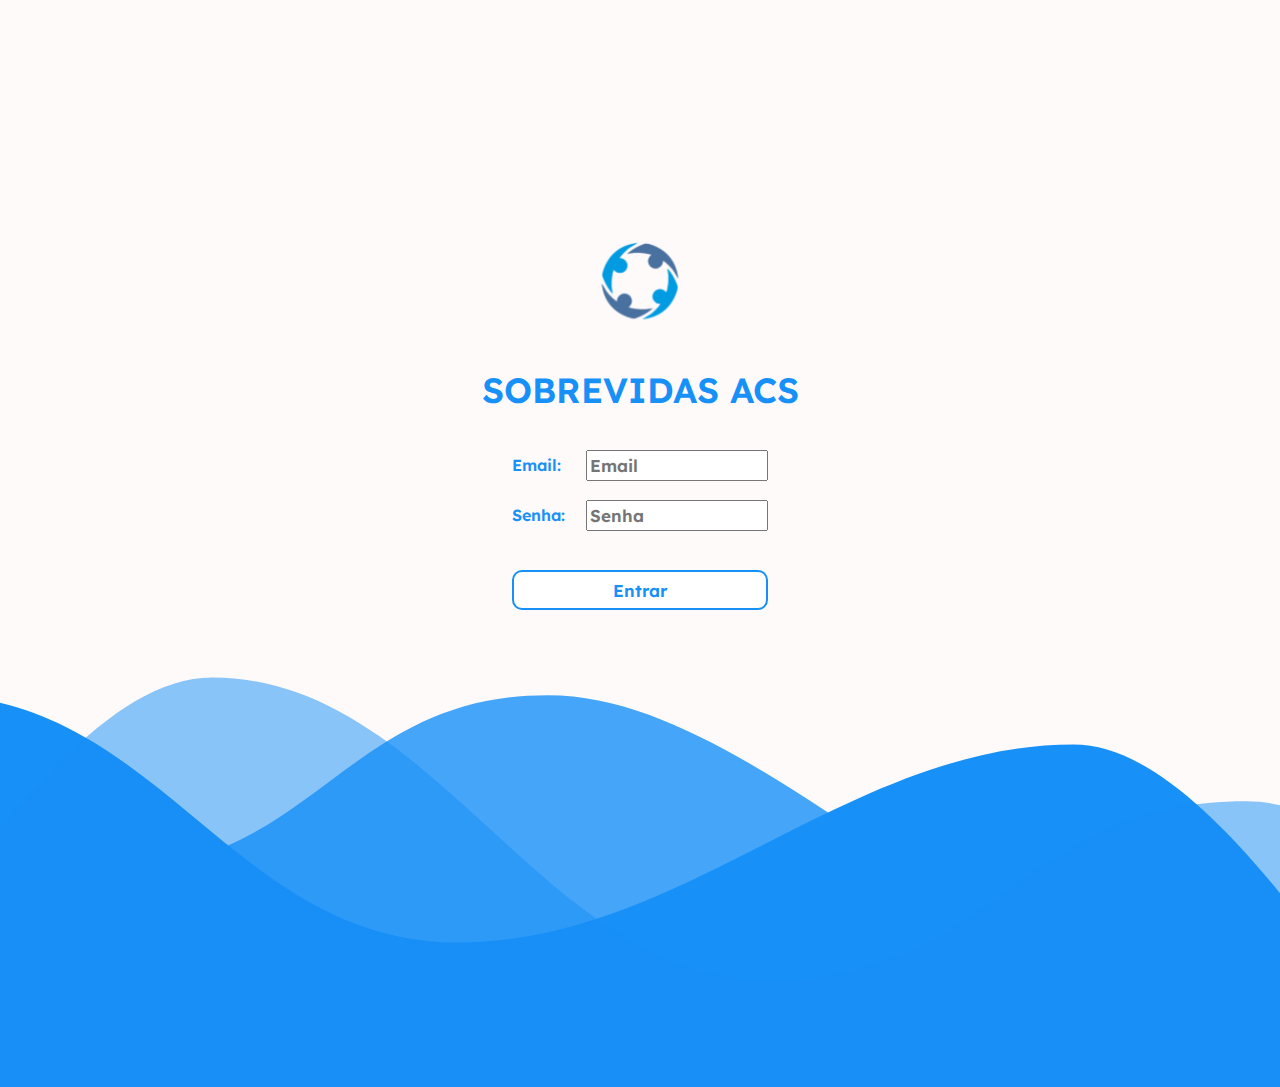
<file: index.html>
<!DOCTYPE html>
<html lang="pt-BR">
<head>
  <meta charset="UTF-8">
  <meta name="viewport" content="width=device-width, initial-scale=1.0">
  <title>SobreVidas ACS</title>
  <link rel="stylesheet" href="styles.css">
  <link rel="icon" type="image/x-icon" href="assets/icon.PNG">
</head>
<body>
  <div class="seminteracao">
    <img id="logo" src="assets/logo_sobrevidas_colorido.svg" alt="Logo SobreVidasACS">
    <img id="ondas" src="assets/waves.svg" alt="ondas azúis no final da página de login">
  </div>
  <h1 id="titulo">SOBREVIDAS ACS</h1>
  <div class="login">
    <form action="/login" method="post">
      <div class="line">
        <label for="email" class="chave">Email:</label>
        <input type="email" id="email" name="email" required placeholder="Email" class="valor" autocomplete="off">
      </div>
      <div class="line">
        <label for="password" class="chave">Senha:</label>
        <input type="password" id="password" name="password" required placeholder="Senha" class="valor" autocomplete="off">
      </div>
      <button type="submit" class="button_login">Entrar</button>
    </form>
  </div>
</body>
</html>
</file>
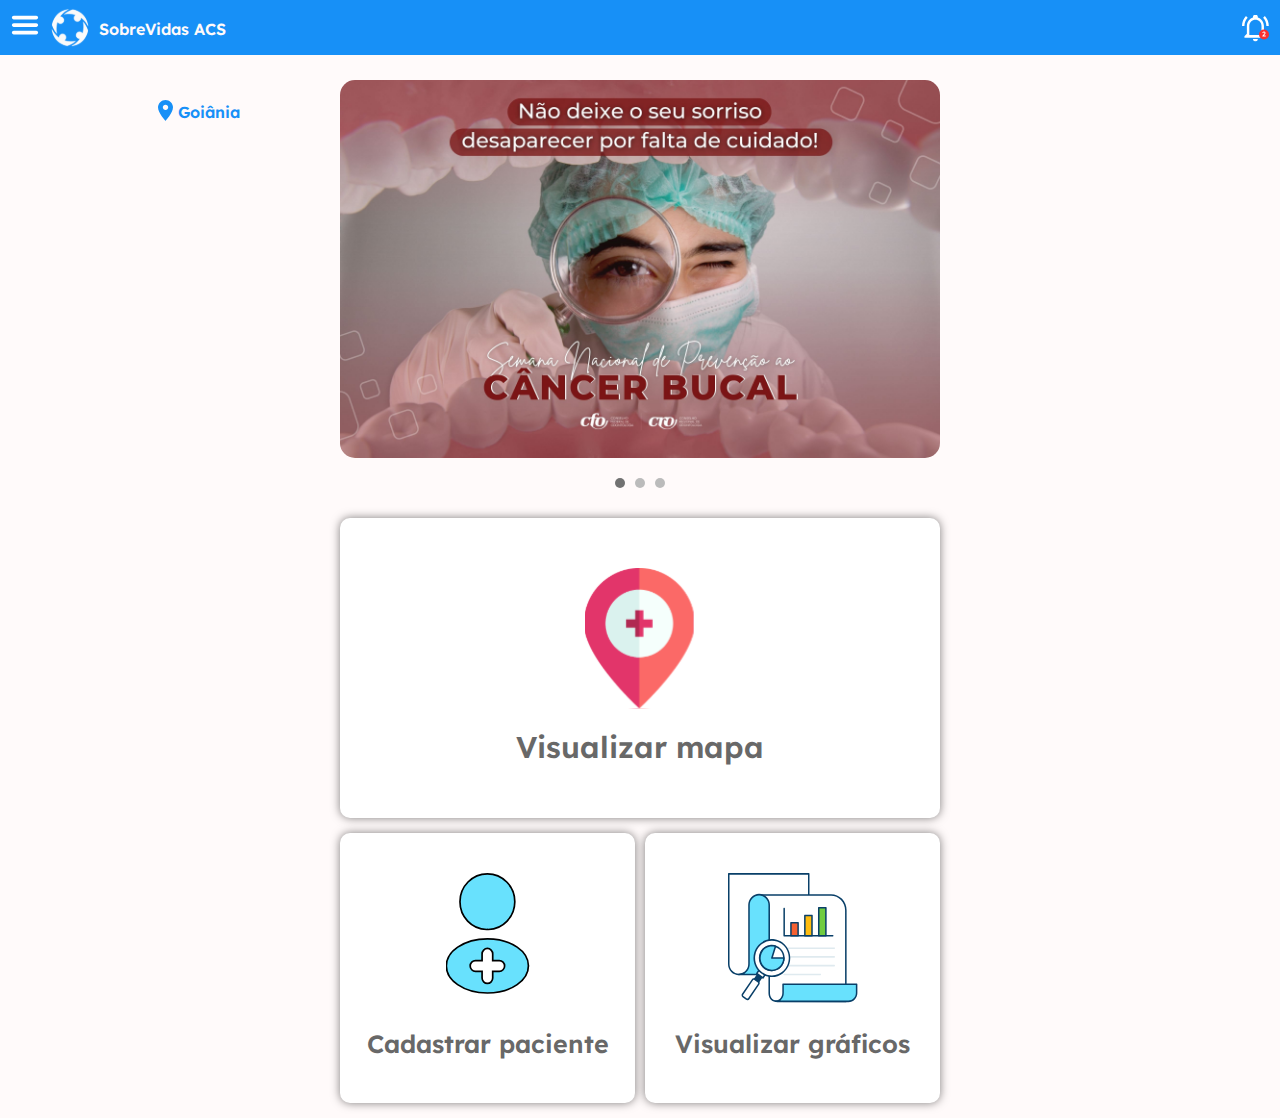
<file: home_page.html>
<!DOCTYPE html>
<html lang="pt-BR">
<head>
    <meta charset="utf-8">
    <meta http-equiv="X-UA-Compatible" content="IE=edge">
    <meta name="viewport" content="width=device-width, initial-scale=1.0">
    <title>SobreVidas ACS</title>
    <link rel="stylesheet" href="styles.css">
    <link rel="icon" type="image/x-icon" href="assets/icon.PNG">
    <script src="index.js" defer></script>
</head>

<body>
    <div class="ret">
        <img id="opcoes_icon" src="assets/Hamburger_icon_white.svg" alt="Ícone de opções">
        <div id="opcoes-content">
            <ul style="color: white;">
                <li><a class="paginas" href="home">Início</a></li>
                <li><a class="paginas" href="listaPacientes">Pacientes</a></li>
                <li><a class="paginas" href="perfil">Perfil</a></li>
            </ul>
        </div>
        <img class="logo_topbar" src="assets/logo_sobrevidas.svg" alt="logo">
        <h1 class="titulo_bar">SobreVidas ACS</h1>
        <a href=#>
            <img class="notif_ring" src="assets/notif_ring.svg" alt="Notificações">
        </a>
    </div>

    <div class="info">
        <img id="vetor_local" src="assets/Map_Icon.svg" alt="Ícone de ponteiro da cidade atual">
        <h1 id="local">Goiânia</h1>
    </div>

    <div class="slider">
        <div class="slides">
            <img class="slide" src="assets/slideshow/cancer-bucal-cfo-odontologia-saude-dentista-prevençao.jpg" alt="Imagem 1">
            <img class="slide" src="assets/slideshow/bg1.png" alt="Imagem 2">
            <img class="slide" src="assets/slideshow/gj51m3jaj7x3up4m0crn_cancer de boca_3202..jpg" alt="Imagem 3">
        </div>
    </div>
    <div class="navigation">
        <div class="nav-dot" data-index="0"></div>
        <div class="nav-dot" data-index="1"></div>
        <div class="nav-dot" data-index="2"></div>
    </div>

    <div class="dashboard">
        <a href="mapa">
            <div id="botao_mapa" title="Visualizar Mapa">
                <img id="map_icon" src="assets/blood-drop.svg" alt="Ícone de Ponteiro do Botão Visualizar Mapa">
                <h2 id="titulo-botao-mapa">Visualizar mapa</h2>
            </div>
        </a>
        <a href="cadastro">
        <div id="botao_cadastro" title="Cadastrar Paciente">
            <img id="cad_icon" src="assets/Group.svg" alt="Ícone de modelo de usuário do botão cadastrar paciente">
            <h2 id="titulo-botao-cad">Cadastrar paciente</h2>
        </div>
        </a>
        <a href="graphs">
        <div id="botao_graficos" title="Visualizar gráficos">
            <img id="graf_icon" src="assets/graficos.svg" alt="Ícone do botão visualizar gráficos">
            <h2 id="titulo-botao-graf">Visualizar gráficos</h2>
        </div>
        </a>
    </div>
    
    <div class="rect"></div>
    <div class="navbar">
        <a class="no-link" href="home"><img src="assets/Início.svg" alt="Início"></a>
        <a class="no-link" href="listaPacientes"><img src="assets/Pacientes.svg" alt="Pacientes"></a>
        <a class="no-link" href="perfil"><img src="assets/Perfil.svg" alt="Perfil"></a>
    </div>
</body>
</html>
</file>
<file: styles.css>
@font-face {
  font-family: 'Lexend Deca';
  src: url('fonts/Lexend_Deca/static/LexendDeca-SemiBold.ttf')
}
@font-face {
  font-family: 'Lexend Deca Bold';
  src: url('fonts/Lexend_Deca/static/LexendDeca-Bold.ttf')
}

body {
    background-color: #fffAfA;
    font-family: 'Lexend Deca', cursive;
    margin-top: 50px;
}

b {
  font-family: 'Lexend Deca Bold';
  font-weight: bold;
}

a {
  text-decoration: none;
}

#login {
  cursor: pointer;
  text-decoration: underline;
}

#titulo {
  font-size: 35px;
  color: #1790F7;
  text-align: center;
  position: absolute;
  left: 50%;
  transform: translate(-50%);
  top: 38.25%;
}

#login {
  background-color: #fffAfA;
  width: 290px;
  font-size: 15px;
  color: #1790F7;
  text-align: center;
  position: absolute;
  left: 50%;
  transform: translate(-50%);
  top: 61.625%;
  border: 3px solid #1790F7;
  border-radius: 40px;
  padding: 16px 0;
}

#logo {
  width: 105px;
  height: auto;
  position: absolute;
  top: 26.625%;
  left: 50%;
  transform: translate(-50%);
}

.ret {
  position: fixed;
  left: 0px;
  top: 0px;
  width: 100%;
  height: 55px;
  background-color: #1790F7;
  z-index: 2;
}

/* CELULAR CELULAR CELULAR CELUAR*/
@media screen and (max-width: 600px) {
  body {
    margin-bottom: 140px;
  }

  .login {
    position: absolute;
    width: 80%;
    max-height: 200px;
    left: 50%;
    transform: translateX(-50%);
    top: 55%;
  }

  .line {
    position: relative;
    margin-bottom: 10px;
    height: 40px;
  }

  .chave {
    position: relative;
    color: #1790F7;
    font-family: 'Lexend Deca', cursive;
    top: 5px;
  }

  .valor {
    position: absolute;
    font-size: 17px;
    height: 25px;
    width: 70%;
    right: 0px;
    font-family: 'Lexend Deca', cursive;
  }

  .button_login {
    position: relative;
    border: 2px solid #1790F7;
    border-radius: 10px;
    background-color: white;
    color: #1790F7;
    width: 120px;
    height: 40px;
    top: 20px;
    left: 50%;
    transform: translateX(-50%);
    font-family: 'Lexend Deca', cursive;
    font-size: 17px;
    cursor: pointer;
  }
  
  .rodape {
    position: relative;
    width: 100%;
    height: 100px;
  }
  
  #ondas {
  position: absolute;
  width: 100%;
  left: 0px;
  bottom: 0px;
  display: inline-block;
  }

  .logo_topbar {
    position: relative;
    top: 50%;
    transform: translateY(-50%);
    left: 10px;
    z-index: 1;
  }
  
  .titulo_bar {
    color: #fffAfA;
    font-size: 16px;
    position: relative;
    left: 10px;
    bottom: 5px;
    margin: 0px;
    display: inline;
    z-index: 1;
  }

  #opcoes_icon {
    display: none;
  }
  
  #opcoes-content {
    display: none;
  }

  .notif_ring {
    position: absolute;
    left: 96%;
    transform: translate(-96%);
    top: 14px;
  }

  .navbar {
    position: fixed;
    justify-content: space-between;
    display: flex;
    left: 0px;
    width: 100%;
    bottom: 2%;
    z-index: 2;
  }

  .no-link {
    -webkit-tap-highlight-color: transparent;
    outline: none;
  }

  .rect {
    position: fixed;
    left: 0px;
    bottom: 0%;
    width: 100%;
    height: 87px;
    background-color: #FFFAFA;
    z-index: 1;
  }

  .info {
    position: relative;
    top: 20px;
    left: 5px;
    width: 85px;
    height: 30px;
  }
  
  #vetor_local {
    position: relative;
  }
  
  #local {
    color: #1790F7;
    position: relative;
    font-size: 16px;
    display: inline;
  }

  .slider {
    position: relative;
    width: 85%;
    height: auto;
    top: 30px;
    left: 50%;
    transform: translateX(-50%);
    overflow: hidden;
    border-radius: 10px;
  }

  .slides {
    display: flex;
    transition: transform 1s ease;
  }

  .slide {
    width: 100%;
    height: auto;
  }

  .navigation {
    position: relative;
    top: 50px;
    left: 50%;
    transform: translateX(-50%);
    display: flex;
    justify-content: center;
    align-items: center;
  }

  .nav-dot {
    height: 8px;
    width: 8px;
    margin: 0 5px;
    background-color: #bbb;
    border-radius: 50%;
    display: inline-block;
    cursor: pointer;
  }

  .nav-dot.active {
    background-color: #717171;
  }
  
  .dashboard {
    position: relative;
    top: 80px;
    left: 50%;
    transform: translate(-50%);
    width: 75%;
    height: 380px;
  }

  #botao_mapa {
    position: absolute;
    top: 0%;
    left: 50%;
    transform: translate(-50%);
    width: 100%;
    height: 150px;
    background-color: #ffffff;
    border-radius: 10px;
    box-shadow: 0px 0px 5px 0px rgba(0,0,0,0.5);
  }
  
  #map_icon {
    width: 50px;
    height: auto;
    position: absolute;
    left: 50%;
    transform: translate(-50%);
    top: 30px;
  }

  #titulo-botao-mapa {
    color: #686868;
    font-size: 20px;
    position: absolute;
    left: 50%;
    transform: translate(-50%);
    top: 85px;
    text-align: center;
    white-space: nowrap;
  }

  #botao_cadastro {
    position: absolute;
    top: 160px;
    width: 48.25%;
    height: 170px;
    background-color: #ffffff;
    border-radius: 10px;
    box-shadow: 0px 0px 5px 0px rgba(0,0,0,0.5);
  }
  
  #cad_icon {
    width: 50px;
    height: auto;
    position: relative;
    left: 50%;
    transform: translate(-50%);
    top: 30px;
  }
  
  #titulo-botao-cad {
    color: #686868;
    font-size: 15px;
    position: relative;
    left: 50%;
    transform: translate(-50%);
    top: 30px;
    text-align: center;
  }

  #botao_graficos {
    position: absolute;
    top: 160px;
    left: 100%;
    transform: translate(-100%);
    width: 48.25%;
    height: 170px;
    background-color: #ffffff;
    border-radius: 10px;
    box-shadow: 0px 0px 5px 0px rgba(0,0,0,0.5);
  }
  
  #graf_icon {
    width: 80px;
    height: auto;
    position: relative;
    left: 50%;
    transform: translate(-50%);
    top: 30px;
  }

  #titulo-botao-graf {
    color: #686868;
    font-size: 15px;
    position: relative;
    left: 50%;
    transform: translate(-50%);
    top: 22.5px;
    text-align: center;
  }
  
  #bottom-ret {
    top: 800px;
  }
  
  .topo{
    background-color: #1790F7;
    position: absolute;
    width: 100%;
    height: 120px;
    left: 0px;
    top: 27px;
    border-radius: 30px;
  }

  .titulo-topo {
    position: absolute;
    color: white;
    margin-left: 10px;
    bottom: 25%;
    font-size: 20px;
  }

  .barrabusca {
    top: 50%;
    transform: translateY(-50%);
    position: absolute;
    left: 33%;
    width: 220px;
  }

  .campo {
    position: relative;
    top: 0px;
    width: 85%;
    height: 45px;
    border-radius: 10px;
    border: white;
    font-size: 15px;
    font-family: 'Lexend Deca', cursive;
    padding-left: 15px;
  }

  .search_button {
    position: absolute;
    background: none;
    border: none;
    padding: 0px;
    cursor: pointer;
    top: 50%;
    transform: translateY(-50%);
    left: 90%;
  }
  
  .quadro {
    position: relative;
    border: 1px solid black;
    margin: 10px;
    border-radius: 15px;
    top: 115px;
  }
  
  .infos {
    list-style-type: none;
  }
  
  .nome {
    position: relative;
    font-size: 15px; 
    max-width: 60%;
    white-space: nowrap;
    overflow: hidden;
    text-overflow: ellipsis;
    left: 30%;
    display: inline-block;
    color: #1790F7;
  }
  
  .nome :visited {
    color: #1790F7;
  }
  
  .infopaciente{
    position: relative;
    color: #868484;
    font-size: 10px;
    left: 30%;
    width: 69%;
    display: block;
    line-height: 16px;
  }
  .infos > :nth-child(2) {
    padding-top: 16px;
  }
  .infos > :last-child {
    padding-bottom: 30px;
  }
  
.dropdown {
    position: absolute;
    top: 100px; 
    right: 10px;
}

.dropdown-button {
  position: absolute;
  background: none;
  border: none;
  font-size: 18px;
  cursor: pointer;
  top: 20px;
  left: 99%;
  transform: translate(-99%);
}

.dropdown-content {
    display: none;
    position: absolute;
    right: 0px;
    top: 40px;
    background-color: #f9f9f9;
    min-width: 120px;
    box-shadow: 0px 8px 16px 0px rgba(0,0,0,0.2);
    z-index: 1;
    border-radius: 10px;
}

.dropdown-content a {
    color: black;
    padding: 12px 16px;
    text-decoration: none;
    display: block;
}

.dropdown-content a:hover {
    background-color: #f1f1f1;
}

/* Mostrar o menu dropdown quando ativo */
.dropdown-content.show {
    display: block;
}

/* Modal styles */
  .modal {
      display: none;
      position: fixed;
      z-index: 3;
      left: 0;
      top: 0%;
      width: 100%;
      height: 100%;
      overflow: auto;
      background-color: rgb(0,0,0);
      background-color: rgba(0,0,0,0.4);
      padding-top: 60px;
  }

  .modal-content {
    position: absolute;
    display: inline;
    background-color: #fefefe;
    margin: 5% auto;
    padding: 20px;
    top: 25%;
    left: 50%;
    transform: translateX(-50%);
    border: 1px solid #888;
    width: 80%;
    text-align: center;
  }

  .modal-button {
      padding: 10px 20px;
      margin: 10px;
      cursor: pointer;
  }

  .modal-button.confirm {
    position: relative;
    left: 0px;
    background-color: #1790F7;
    border: 2px solid #1790F7;
    color: white;
    border-radius: 10px;
    font-family: 'Lexend Deca', cursive;
  }

  .modal-button.cancel {
      background-color: white;
      border: 2px solid #1790F7;
      color: #1790F7;
      border-radius: 10px;
      font-family: 'Lexend Deca', cursive;
  }
  
  .cadastro {
    position: relative;
    width: 85%;
    left: 50%;
    transform: translateX(-50%);
    height: auto;
    align-items: center;
  }

  .cadastro-head {
    position: relative;
    padding: 0px;
    font-size: 30px;
    display: inline-block;
    margin-top: 30px;
    color: #1790F7;
  }

  .cad-subtitle {
    display: flex;
    margin-bottom: 10px;
  }
  
  .cadastro-content {
    position: relative;
    color: grey;
    width: 100%; 
    height: 45px; 
    font-size: 15px;
    font-family: 'Lexend Deca', cursive;
    border-radius: 5px;
    margin-bottom: 15px;
    background-color: white;
  }
  
  .endereco {
    position: relative;
    width: 85%;
    left: 50%;
    transform: translate(-50%);
    height: auto;
    display: inline-block;
  }
  

  .salvar {
    color: #1790F7;
    position: relative;
    width: 350px;
    top: 30px;
    left: 50%;
    font-size: 20px;
    transform: translateX(-50%);
    height: auto;
    background: none;
    border: 2px solid #1790F7;
    border-radius: 10px;
    cursor: pointer;
    padding: 10px;
    margin-bottom: 50px;
    font-family: 'Lexend Deca', cursive;
    display: block;
  }

  /* PERFIL CELULAR*/

    /*PERFIL*/
    .img_perfil {
      position: relative;
      transform: translateX(-50%);
      top: 20px;
      left: 50%;
      width: 300px;
      height: auto;
      margin-bottom: 50px;
      border-radius: 15px;
      box-shadow: 0 2px 5px rgba(0, 0, 0, 0.5);
      border: 2px solid grey;
    }

    .nome_perfil {
      position: relative;
      margin-left: 20px;
    }
  
    .info_perfil {
      position: relative;
      left: 50%;
      transform: translateX(-50%);
      min-width: 35%;
      max-width: 400px;
      max-height: 350px;
      margin-bottom: 40px;
      background-color: white;
      border: 25px solid white;
      border-radius: 20px;
      box-shadow: 0 2px 5px rgba(0, 0, 0, 0.5);
    }
  
  
    .par_info {
      margin: 20px;
      margin-left: 0px;
    }
  
    .label {
      color: #877e7f;
      font-family: 'Lexend Deca', cursive;
      font-size: 20px;
    }
  
    .value {
      display: inline-block;
      position: absolute;
      right: 0px;
      font-family: 'Lexend Deca', cursive;
      font-size: 20px;
    }
    .stats {
      position: relative;
      left: 50%;
      transform: translateX(-50%);
      width: 98%;
      margin-bottom: 30px;
      max-height: 300px;
    }
  
    .linha {
      position: relative;
    }
  
    .graf_label {
      position: relative;
      max-width: 300px;
      font-size: 14px;
    }
  
    .graf_data {
      top: 100%;
      position: relative;
      display: inline-block;
      margin-left: 20px;
      color: #877e7f;
      font-size: 14px;
    }
  
    .graf_atendidos {
      position: relative;
      width: 175px;
      max-width: 78%;
      height: 20px;
      padding: 12px;
      background-color: #d9d9d9;
      box-shadow: 0 2px 5px rgba(0, 0, 0, 0.5);
      display: inline-block;
      margin-bottom: 20px;
    }
  
    .graf_encaminhados {
      position: relative;
      width: 175px;
      max-width: 78%;
      height: 20px;
      padding: 12px;
      background-color: #d9d9d9;
      box-shadow: 0 2px 5px rgba(0, 0, 0, 0.5);
      display: inline-block;
    }
  
    .logout {
      position: relative;
      top: 10px;
      left: 50%;
    }

  /* MAPA */ 
  
  .name_regions {
    position: relative;
    color: #877e7f;
    display: inline-block;
    list-style-type: none;
    top: 30px;
    left: 0px;
    margin: 0px;
    padding: 0px;
    font-size: 25px;
    margin-bottom: 70px;
  }

  li {
    margin-bottom: 15px;
  }

  .ttmap {
    position: relative;
    left: 50%;
    transform: translateX(-50%);
    text-align: center;
    font-size: 20px;
    color: #877e7f;
    display: inline-block;
  }
  
  #map {
    position: relative;
    left: 50%;
    top: 10px;
    transform: translateX(-50%);
    border: 4px solid #1790F7;
    border-radius: 10px;
    width: 90%; 
    height: 300px;
  }

  #map_paciente {
    position: relative;
    left: 50%;
    transform: translateX(-50%);
    border: 4px solid #1790F7;
    border-radius: 10px;
    width: 90%; 
    height: 300px;
  }
  
  /*perfil paciente */
  
  .label {
    position: relative;
    color: #877e7f;
    font-family: 'Lexend Deca', cursive;
    font-size: 12px;
    top: 50%;
  }

  .value {
    display: inline-block;
    position: absolute;
    right: 0px;
    font-family: 'Lexend Deca', cursive;
    font-size: 12px;
  }
  
  .img_pac {
    position: relative;
    width: 220px;
    height: auto;
    transform: translateX(-50%);
    left: 50%;
    margin: 10px;
    margin-left: 0px;
  }

  .info_perfil_paciente {
    position: relative;
    left: 50%;
    transform: translateX(-50%);
    min-width: 35%;
    max-width: 80%;
    max-height: 900px;
    margin-bottom: 40px;
    background-color: white;
    border: 20px solid white;
    border-radius: 10px;
    box-shadow: 0 2px 4px rgba(0, 0, 0, 0.1);
  }
}


/* PC PC PC PC PC PC PC PC PC PC*/

@media screen and (min-width: 601px) {
  .rect {
    display: none;
  }

  .navbar {
    display: none;
  }

  #ondas {
    position: absolute;
    width: 100%;
    left: 0px;
    top: 75%;
    display: inline-block;
  }

  .login {
    position: absolute;
    width: 20%;
    max-height: 500px;
    left: 50%;
    top: 50%;
    transform: translateX(-50%);
  }

  .line {
    position: relative;
    margin-bottom: 10px;
    height: 40px;
  }

  .chave {
    position: relative;
    color: #1790F7;
    font-family: 'Lexend Deca', cursive;
    top: 5px;
  }

  .valor {
    position: absolute;
    font-size: 17px;
    height: 25px;
    width: 68%;
    right: 0px;
    font-family: 'Lexend Deca', cursive;
  }

  .button_login {
    position: relative;
    border: 2px solid #1790F7;
    border-radius: 10px;
    background-color: rgb(255, 255, 255);
    color: #1790F7;
    width: 100%;
    height: 40px;
    top: 20px;
    left: 50%;
    transform: translateX(-50%);
    font-family: 'Lexend Deca', cursive;
    font-size: 17px;
  }
  .button_login:hover{
    cursor: pointer;
    background-color: rgb(244, 244, 244);
  }

  .titulo_bar {
    color: #fffAfA;
    font-size: 16px;
    position: relative;
    display: inline;
    bottom: 5px;
    left: 9px;
    margin: 0px;
    z-index: 1;
  }

  .logo_topbar {
    position: relative;
    top: 50%;
    transform: translateY(-50%);
    left: 10px;
    z-index: 1;
  }

  .notif_ring {
    position: absolute;
    left: 97%;
    top: 50%;
    transform: translateY(-50%);
  }

  #opcoes_icon {
    position: relative;
    top: 0px;
    left: 10px;
    width: 30px;
    height: auto;
    cursor: pointer;
  }

  #opcoes-content {
    position: absolute;
    width: 150px;
    height: auto;
    top: 90%;
    background-color: #1790F7;
    display: none;
    border-radius: 8px;
    box-shadow: 0px 8px 16px 0px rgba(0,0,0,0.2);
  }

  .paginas {
    color: white;
    line-height: 25px;
  }

  .slider {
    position: relative;
    width: 600px;
    height: 378px;
    left: 50%;
    transform: translateX(-50%);
    overflow: hidden;
    border-radius: 15px;
  }

  .slides {
    display: flex;
    transition: transform 1s ease;
  }

  .slide {
    width: 600px;
    height: 378px;
  }

  .navigation {
    position: relative;
    top: 20px;
    left: 50%;
    transform: translateX(-50%);
    display: flex;
    justify-content: center;
    align-items: center;
  }

  .nav-dot {
    height: 10px;
    width: 10px;
    margin: 0 5px;
    background-color: #bbb;
    border-radius: 50%;
    display: inline-block;
    cursor: pointer;
  }

  .nav-dot.active {
      background-color: #717171;
  }

  .info {
    position: relative;
    top: 50px;
    left: 150px;
    width: 85px;
    height: 30px;
  }
  
  #vetor_local {
    position: relative;
  }

  #local {
    color: #1790F7;
    position: relative;
    bottom: 10%;
    font-size: 16px;
    display: inline;
  }
  
  .dashboard {
    position: relative;
    top: 50px;
    left: 50%;
    transform: translate(-50%);
    width: 600px;
    height: 600px;
  }

  #botao_mapa {
    position: absolute;
    width: 600px;
    height: 300px;
    background-color: #ffffff;
    border-radius: 10px;
    box-shadow: 0px 0px 10px 0px rgba(0,0,0,0.5);
  }
  
  #map_icon {
    width: 110px;
    height: auto;
    position: absolute;
    left: 50%;
    transform: translateX(-50%);
    top: 50px;
  }

  #titulo-botao-mapa {
    position: absolute;
    margin: 0px;
    left: 50%;
    transform: translate(-50%);
    top: 70%;
    color: #686868;
    font-size: 30px;
  }

  #botao_cadastro {
    position: absolute;
    top: 315px;
    left: 0%;
    transform: translate(0%);
    width: 295px;
    height: 270px;
    background-color: #ffffff;
    border-radius: 10px;
    box-shadow: 0px 0px 10px 0px rgba(0,0,0,0.5);
  }
  
  #cad_icon {
    width: 85px;
    height: auto;
    position: relative;
    left: 50%;
    transform: translate(-50%);
    top: 40px;
  }
  
  #titulo-botao-cad {
    color: #686868;
    font-size: 25px;
    position: relative;
    left: 50%;
    transform: translate(-50%);
    top: 50px;
    text-align: center;
  }

  #botao_graficos {
    position: absolute;
    top: 315px;
    left: 100%;
    transform: translate(-100%);
    width: 295px;
    height: 270px;
    background-color: #ffffff;
    border-radius: 10px;
    box-shadow: 0px 0px 10px 0px rgba(0,0,0,0.5);
  }
  
  #graf_icon {
    width: 130px;
    height: auto;
    position: relative;
    left: 50%;
    transform: translate(-50%);
    top: 40px;
  }

  #titulo-botao-graf {
    color: #686868;
    font-size: 25px;
    position: relative;
    left: 50%;
    transform: translate(-50%);
    top: 40px;
    text-align: center;
  }

  #bottom-ret {
    top: 1200px;
  }

  /* pacientesListados */

  .topo{
    background-color: #1790F7;
    position: absolute;
    width: 100%;
    height: 120px;
    left: 0px;
    top: 30px;
    border-radius: 30px;
  }

  .titulo-topo {
    position: absolute;
    color: white;
    left: 20px;
    top: 20px;

  }

  .barrabusca {
    top: 50%;
    position: absolute;
    transform: translateY(-50%);
    left: 50%;
  }

  .campo {
    top: 0px;
    width: 400px;
    height: 45px;
    border-radius: 10px;
    border: white;
    font-size: 20px;
    font-family: 'Lexend Deca', cursive;
    padding-left: 15px;
  }

  .search_button {
    position: absolute;
    color: white;
    background: none;
    border: none;
    padding: 0px;
    cursor: pointer;
    top: 50%;
    transform: translateY(-50%);
    left: 410px;
  }

  .grid_pacientes {
    position: relative;
    top: 110px;
    width: 95%;
    height: auto;
    left: 50%;
    transform: translateX(-50%);
    display: flex;
    flex-wrap: wrap;
  }

  .quadro {
    flex: 1 1 calc(33.333% - 20px);
    box-sizing: border-box;
    position: relative;
    margin: 10px;
    border-radius: 15px;
    top: 0px;
    max-width: calc(33.333% - 20px);
    box-shadow: 0 2px 5px rgba(0, 0, 0, 0.5);
  }

  .infos {
    list-style-type: none;
  }
  
  .nome {
    position: relative;
    max-width: 90%;
    white-space: nowrap;
    overflow: hidden;
    text-overflow: ellipsis;
    font-size: 15px; 
    left: 30%;
    display: inline-block;
    color: #1790F7;
  }
  
  .nome :visited {
    color: #1790F7;
  }
  
  .infopaciente{
    position: relative;
    color: #868484;
    font-size: 10px;
    left: 30%;
    width: 69%;
    display: block;
    line-height: 20px;
  }
  .infos > :nth-child(2) {
    padding-top: 16px;
  }
  .infos > :last-child {
    padding-bottom: 30px;
  }
  .opicon {
    position: absolute;
    left: 98%;
    transform: translateX(-98%);
    top: 20px;
  }
  
  .dropdown {
    position: absolute;
    top: 100px; 
    right: 10px;
}

.dropdown-button {
  position: absolute;
  background: none;
  border: none;
  font-size: 18px;
  cursor: pointer;
  top: 20px;
  left: 99%;
  transform: translate(-99%);
}

.dropdown-content {
    display: none;
    position: absolute;
    right: 0px;
    top: 40px;
    background-color: #f9f9f9;
    min-width: 120px;
    box-shadow: 0px 8px 16px 0px rgba(0,0,0,0.2);
    z-index: 1;
    border-radius: 10px;
}

.dropdown-content a {
    color: black;
    padding: 12px 16px;
    text-decoration: none;
    display: block;
}

.dropdown-content a:hover {
    background-color: #f1f1f1;
}

/* Mostrar o menu dropdown quando ativo */
.dropdown-content.show {
    display: block;
}

/* Modal styles */
  .modal {
      display: none;
      position: fixed;
      z-index: 3;
      left: 0;
      top: 0%;
      width: 100%;
      height: 100%;
      overflow: auto;
      background-color: rgb(0,0,0);
      background-color: rgba(0,0,0,0.4);
      padding-top: 60px;
  }

  .modal-content {
    position: absolute;
    display: inline;
    background-color: #fefefe;
    margin: 5% auto;
    padding: 20px;
    top: 25%;
    left: 50%;
    transform: translateX(-50%);
    border-radius: 10px;
    width: 80%;
    text-align: center;
  }

  .modal-button {
      padding: 10px 20px;
      margin: 10px;
      cursor: pointer;
  }

  .modal-button.confirm {
    position: relative;
    left: 0px;
    background-color: #1790F7;
    border: 2px solid #1790F7;
    color: white;
    border-radius: 10px;
    font-family: 'Lexend Deca', cursive;
  }

  .modal-button.cancel {
      background-color: white;
      border: 2px solid #1790F7;
      color: #1790F7;
      border-radius: 10px;
      font-family: 'Lexend Deca', cursive;
  }



  /*PERFIL*/
  .img_perfil {
    position: relative;
    transform: translateX(-50%);
    top: 20px;
    left: 50%;
    margin-bottom: 65px;
    border-radius: 15px;
    box-shadow: 0 2px 5px rgba(0, 0, 0, 0.5);
  }

  .nome_perfil {
    position: relative;
    font-size: 25px;
  }

  .img_pac {
    position: relative;
    left: 50%;
    transform: translateX(-50%);
    width: 300px;
    height: auto;
    margin: 30px;
    margin-left: 0px;
    border-radius:10px;
    border: 4px solid rgb(152, 152, 152);
    background-color: white;
    
  }

  .info_perfil {
    position: relative;
    left: 50%;
    transform: translateX(-50%);
    min-width: 35%;
    max-width: 400px;
    max-height: 350px;
    margin-bottom: 40px;
    background-color: white;
    border: 25px solid white;
    border-radius: 20px;
    box-shadow: 0 2px 5px rgba(0, 0, 0, 0.5);
  }

  .par_info {
    margin: 20px;
    margin-left: 0px;
  }

  .label {
    color: #877e7f;
    font-family: 'Lexend Deca', cursive;
    font-size: 20px;
  }

  .value {
    display: inline-block;
    position: absolute;
    right: 0px;
    font-family: 'Lexend Deca', cursive;
    font-size: 20px;
  }

  .stats {
    position: relative;
    left: 50%;
    transform: translateX(-50%);
    width: 35%;
    margin-bottom: 30px;
    max-height: 300px;
  }

  .linha {
    position: relative;
  }

  .graf_label {
    position: relative;
    max-width: 300px;
  }

  .graf_data {
    top: 100%;
    position: relative;
    display: inline-block;
    margin-left: 20px;
    color: #877e7f;
  }

  .graf_atendidos {
    position: relative;
    min-width: 200px;
    max-width: 80%;
    height: 20px;
    padding: 15px;
    background-color: #d9d9d9;
    box-shadow: 0 2px 5px rgba(0, 0, 0, 0.5);
    display: inline-block;
    margin-bottom: 20px;
  }

  .graf_encaminhados {
    position: relative;
    min-width: 200px;
    max-width: 80%;
    height: 20px;
    padding: 15px;
    background-color: #d9d9d9;
    box-shadow: 0 2px 5px rgba(0, 0, 0, 0.5);
    display: inline-block;
  }

  .logout {
    position: relative;
    left: 90%;
  }

   /*MAPA*/

  .ttmap {
    color: #877e7f;
    position: absolute;
    top: 6%;
    font-size: 24px;
    left: 40px;
  }

 #map {
  position: relative;
  left: 50%;
  transform: translateX(-50%);
  border-radius: 10px;
  border: 2px solid grey;
  top: 100px;
  width: 80%;
  margin-bottom: 100px;
  height: 500px;
  }

  #map_paciente {
    position: relative;
    left: 50%;
    transform: translateX(-50%);
    width: 60%;
    height: 500px;
    border-radius: 10px;
    border: 7px solid rgb(90, 142, 255);
    margin-bottom: 100px;
    }

  .name_regions {
    position: relative;
    color: #877e7f;
    list-style-type: none;
    top: 30px;
    padding: 0px;
    font-size: 25px;
    text-align: center;
    left: 50%;
    transform: translateX(-50%);
  }

  .name_regions li {
    margin-right: 10px;
    display: inline-block;
  }

  .name_regions li:hover {
    cursor: pointer;
  }

  /*CADASTRO*/

  .cadastro {
    position: absolute;
    width: 30%;
    left: 80px;
    height: auto;
    display: inline-block;
  }

  .cadastro-head {
    position: relative;
    display: block;
    margin-top: 30px;
    font-size: 30px;
    width: 400px;
    color: #1790F7;
  }

  .cad-subtitle {
    position: relative;
    margin: 0px;
    display: block;
    padding-bottom: 10px;
  }
  
  .cadastro-content {
    position: relative;
    color: grey;
    width: 250px; 
    height: 45px; 
    font-size: 15px;
    font-family: 'Lexend Deca', cursive;
    border-radius: 5px;
    margin-bottom: 15px;
  }

  .endereco {
    position: absolute;
    width: 258px;
    left: 500px;
    height: auto;
    display: inline-block;
  }

  .salvar {
    color: #1790F7;
    position: relative;
    width: 258px;
    top: 30px;
    left: 50%;
    font-size: 20px;
    transform: translateX(-50%);
    height: auto;
    background: none;
    border: 2px solid #1790F7;
    border-radius: 10px;
    cursor: pointer;
    padding: 10px;
    margin-bottom: 50px;
    font-family: 'Lexend Deca', cursive;
    display: block;
  }

  .filtro {
    color: #686868;
    position: absolute;
    top: 60px;
    left: 55%;
  }

  .filtrar {
    position: absolute;
    top: 150px;
    left: 55%;
  }

  .imagem_paciente {
    position: absolute;
    top: 70%;
    left: 55%;
  }

  .info_perfil_paciente {
    position: relative;
    left: 50%;
    transform: translateX(-50%);
    min-width: 35%;
    max-width: 400px;
    max-height: 900px;
    margin-bottom: 40px;
    background-color: white;
    border: 40px solid white;
    border-radius: 10px;
    box-shadow: 0 2px 5px rgba(0, 0, 0, 0.5);
  }

  .conteudo {
      padding: 20px;
  }
    
  .top-row {
    position: relative;
      display: flex;
      justify-content: space-around;
      margin-bottom: 20px;
  }
    
  .card {
    background-color: white;
    border-radius: 8px;
    box-shadow: 0 2px 4px rgba(0, 0, 0, 0.1);
    padding: 20px;
    text-align: center;
    width: 30%;
  }
  
  .card h2 {
    margin-top: 0;
  }
  
  .card .valor {
    font-size: 24px;
    font-weight: bold;
    position: relative;
  }
    
  .charts-row {
      display: flex;
      justify-content: space-around;
  }
    
  .chart-card {
      background-color: white;
      border-radius: 8px;
      box-shadow: 0 2px 4px rgba(0, 0, 0, 0.1);
      padding: 20px;
      width: 30%;
  }
    
  .image-container {
      text-align: center;
      margin: 20px;
  }

  .imagem {
    width: 100%; 
    height: auto; 
    border: 2px solid #000000; 
    border-radius: 8px; 
    box-shadow: 0 2px 4px rgba(0, 0, 0, 0.1); 
  }

  .teste {
    position: relative;
    background-color: #000000;
  }

}

@media (max-width:768px) {
  .quadro {
    flex: 1 1 calc(50% - 20px);
    max-width: (50% - 20px);
  }
}
</file>
